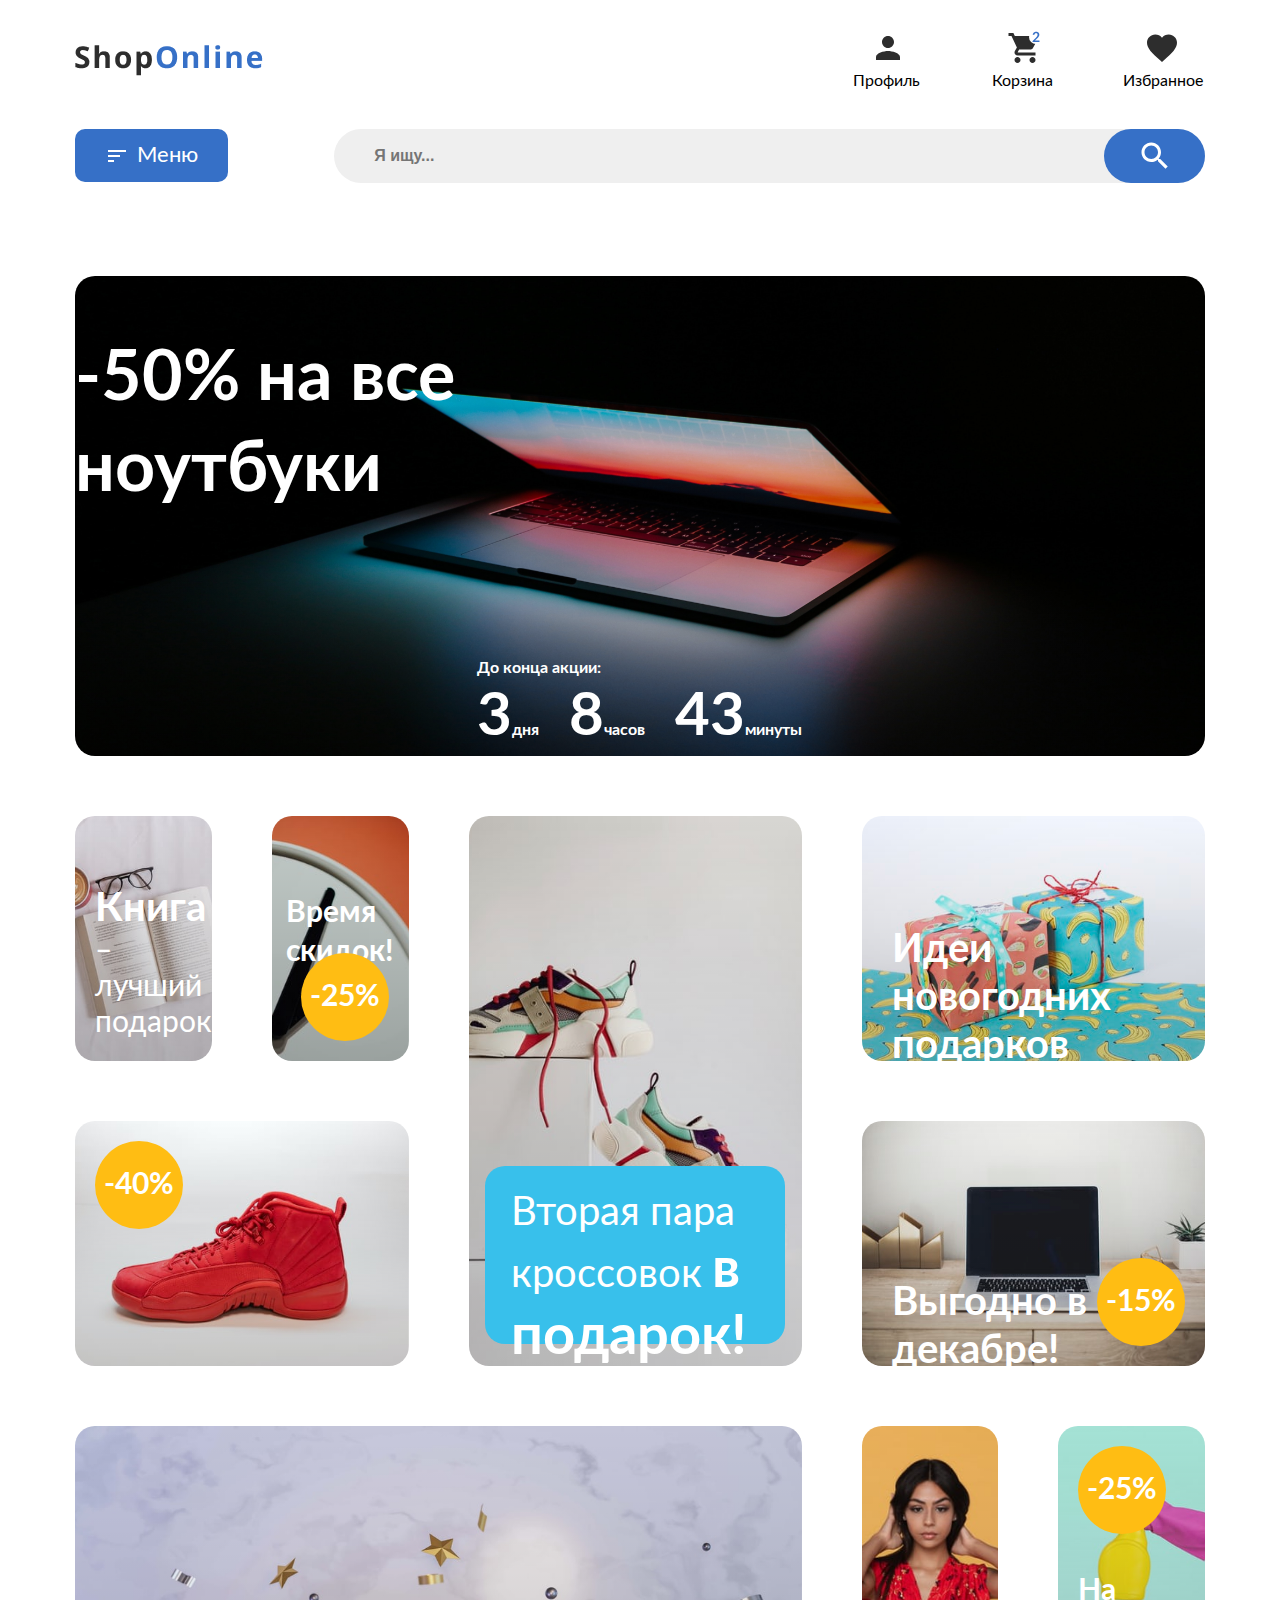
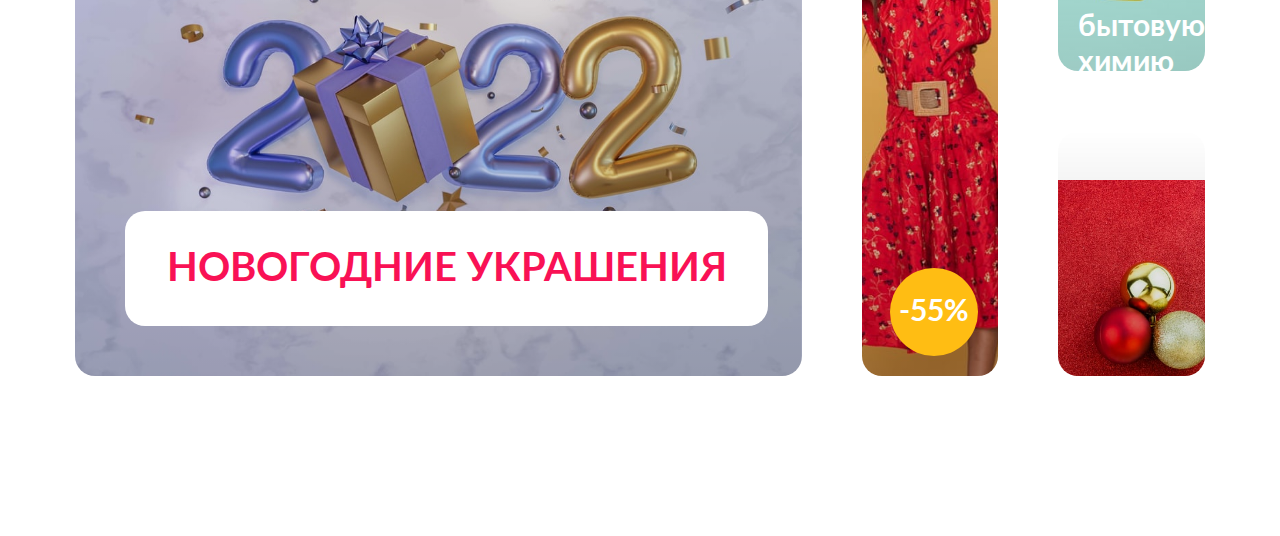
<file: index.html>
<!DOCTYPE html>
<html lang="ru">
  <head>
    <meta charset="UTF-8" />
    <meta name="viewport" content="width=device-width, initial-scale=1.0" />

    <link rel="preconnect" href="https://fonts.googleapis.com" />
    <link rel="preconnect" href="https://fonts.gstatic.com" crossorigin />
    <link
      href="https://fonts.googleapis.com/css2?family=Lato:ital,wght@0,100;0,300;0,400;0,700;0,900;1,100;1,300;1,400;1,700;1,900&family=Roboto:wght@400;700&display=swap"
      rel="stylesheet"
    />

    <link rel="stylesheet" href="style/style.css" />
    <title>ShopOnline</title>
  </head>
  <body>
    <header class="header">
      <div class="container">
        <div class="header__list">
          <div class="header__logo">
            <img class="header__logo-img" src="img/logo.png" alt="logo" />
          </div>
          <div class="header__btn">
            <button class="header__btn-menu">
              <svg
                width="24"
                height="24"
                viewBox="0 0 24 24"
                fill="none"
                xmlns="http://www.w3.org/2000/svg"
              >
                <g clip-path="url(#clip0_8254_14)">
                  <path
                    d="M3 18H9V16H3V18ZM3 6V8H21V6H3ZM3 13H15V11H3V13Z"
                    fill="white"
                  />
                </g>
                <defs>
                  <clipPath id="clip0_8254_14">
                    <rect width="24" height="24" fill="white" />
                  </clipPath>
                </defs>
              </svg>
              Меню
            </button>
          </div>
          <div class="header__search">
            <div class="header__search-wrapper">
              <input
                class="header__search-input"
                type="text"
                placeholder="Я ищу..."
              />
            </div>
          </div>
          <nav class="header__nav">
            <ul class="header__nav-list">
              <li class="header__nav-list-item">
                <a
                  class="header__nav-list-link header__nav-list-profile"
                  href="#"
                  ><span class="header__nav-list-item-none">Профиль</span></a
                >
              </li>
              <li class="header__nav-list-item">
                <a class="header__nav-list-link header__nav-list-cart" href="#"
                  ><span class="header__nav-list-item-none">Корзина</span></a
                >
              </li>
              <li class="header__nav-list-item">
                <a
                  class="header__nav-list-link header__nav-list-favorites"
                  href="#"
                  ><span class="header__nav-list-item-none">Избранное</span></a
                >
              </li>
            </ul>
          </nav>
        </div>
      </div>
    </header>
    <main class="main">
      <section class="content">
        <div class="container">
          <div class="content__wrapper">
            <div class="content__banner">
                <h1 class="content__banner-title">-50% на все ноутбуки</h1>
                <div class="content__banner-timer">
                  <p class="content__banner-timer-text">До конца акции:</p>
                  <p class="content__banner-timer-date">
                    <span class="content__banner-timer-number">3</span
                    >дня
                  </p>
                  <p class="content__banner-timer-hour">
                    <span class="content__banner-timer-number">8</span
                    >часов
                  </p>
                  <p class="content__bannertimer-min">
                    <span class="content__banner-timer-number">43</span
                    >минуты
                  </p>
              </div>
            </div>

            <ul class="content__pictures">
              <li class="content__pictures-item content__pictures-book">
                <span class="content__pictures-text-big">Книга</span> – лучший подарок
              </li>
              <li class="content__pictures-item content__pictures-watch">
                Время скидок!
              </li>
              <li
                class="content__pictures-item content__pictures-shoe-red"
              ></li>
              <li class="content__pictures-item content__pictures-shoes">
                <div class="content__pictures-shoes-text">
                  Вторая пара кроссовок
                  <span class="content__pictures-shoes-big">в подарок!</span>
                </div>
              </li>
              <li class="content__pictures-item content__pictures-presents">
                <p class="content__pictures-presents-text">
                  Идеи новогодних подарков
                </p>
              </li>
              <li class="content__pictures-item content__pictures-laptop">
                Выгодно в декабре!
              </li>
              <li class="content__pictures-item content__pictures-date">
                <div class="content__pictures-date-text">
                  Новогодние украшения
                </div>
              </li>
              <li class="content__pictures-item content__pictures-girl"></li>
              <li class="content__pictures-item content__pictures-spray">
                На бытовую химию
              </li>
              <li class="content__pictures-item content__pictures-balls"></li>
            </ul>
          </div>
        </div>
      </section>
    </main>
  </body>
</html>
</file>
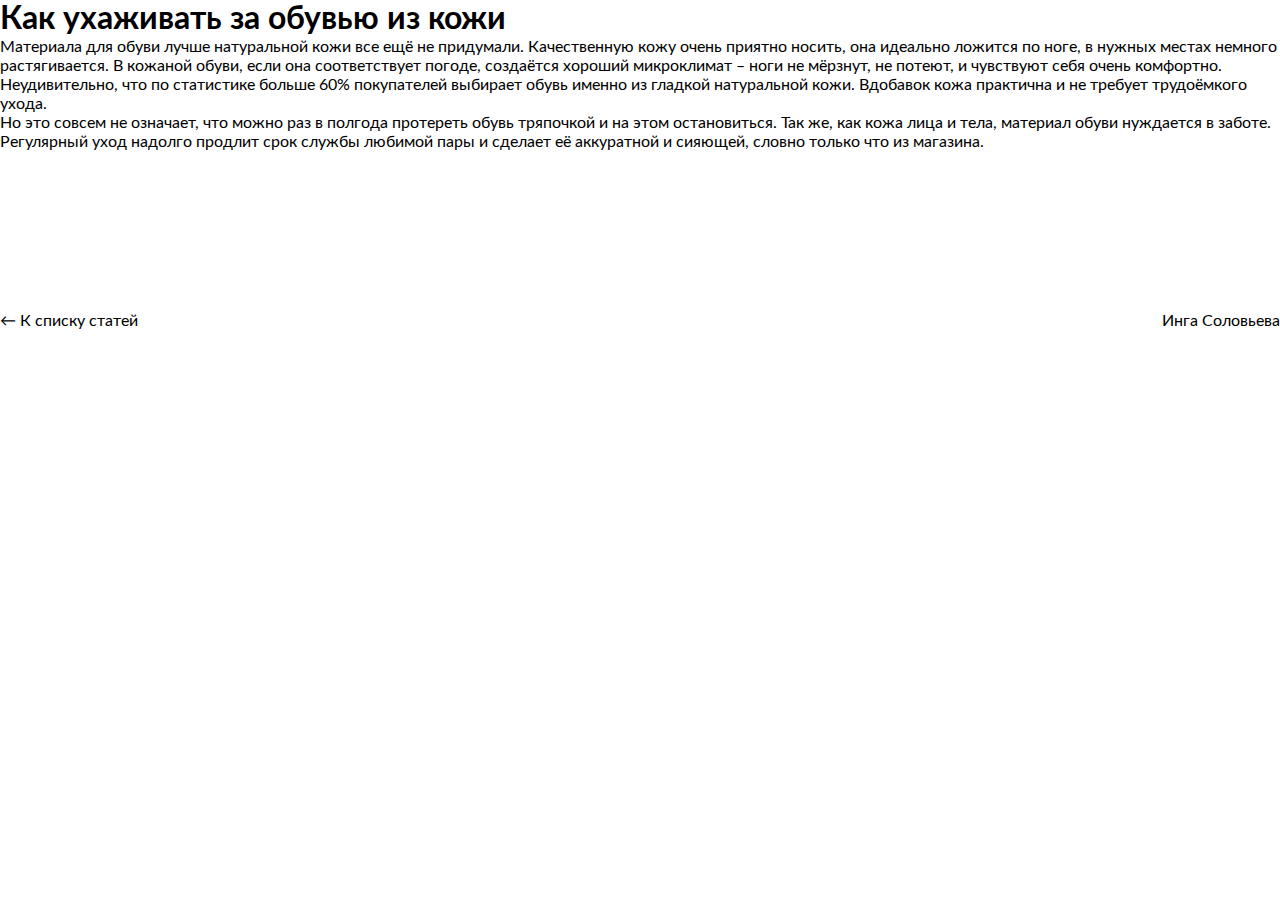
<file: article.html>
<!DOCTYPE html>
<html lang="ru">
  <head>
    <meta charset="UTF-8" />
    <meta name="viewport" content="width=device-width, initial-scale=1.0" />
    
    <link rel="preload" href="fonts/lato-bold.woff" as="font" type="font/woff" crossorigin>
    <link rel="preload" href="fonts/lato-bold.woff2" as="font" type="font/woff2" crossorigin>
    <link rel="preload" href="fonts/lato-regular.woff" as="font" type="font/woff" crossorigin>
    <link rel="preload" href="fonts/lato-regular.woff2" as="font" type="font/woff2" crossorigin>

    <link rel="stylesheet" href="style/style.css" />

    <title>Уход за обувью</title>
  </head>
  <body>
    <h1>Как ухаживать за обувью из кожи</h1>

    <section>
      <p>
        Материала для обуви лучше натуральной кожи все ещё не придумали.
        Качественную кожу очень приятно носить, она идеально ложится по ноге, в
        нужных местах немного растягивается. В кожаной обуви, если она
        соответствует погоде, создаётся хороший микроклимат – ноги не мёрзнут,
        не потеют, и чувствуют себя очень комфортно. Неудивительно, что по
        статистике больше 60% покупателей выбирает обувь именно из гладкой
        натуральной кожи. Вдобавок кожа практична и не требует трудоёмкого
        ухода.
      </p>

      <p>
        Но это совсем не означает, что можно раз в полгода протереть обувь
        тряпочкой и на этом остановиться. Так же, как кожа лица и тела, материал
        обуви нуждается в заботе. Регулярный уход надолго продлит срок службы
        любимой пары и сделает её аккуратной и сияющей, словно только что из
        магазина.
      </p>
    </section>

    <div>
      <a href="#">&larr; К списку статей</a>

      <div class="writer-name">Инга Соловьева</div>
    </div>
  </body>
</html>
</file>
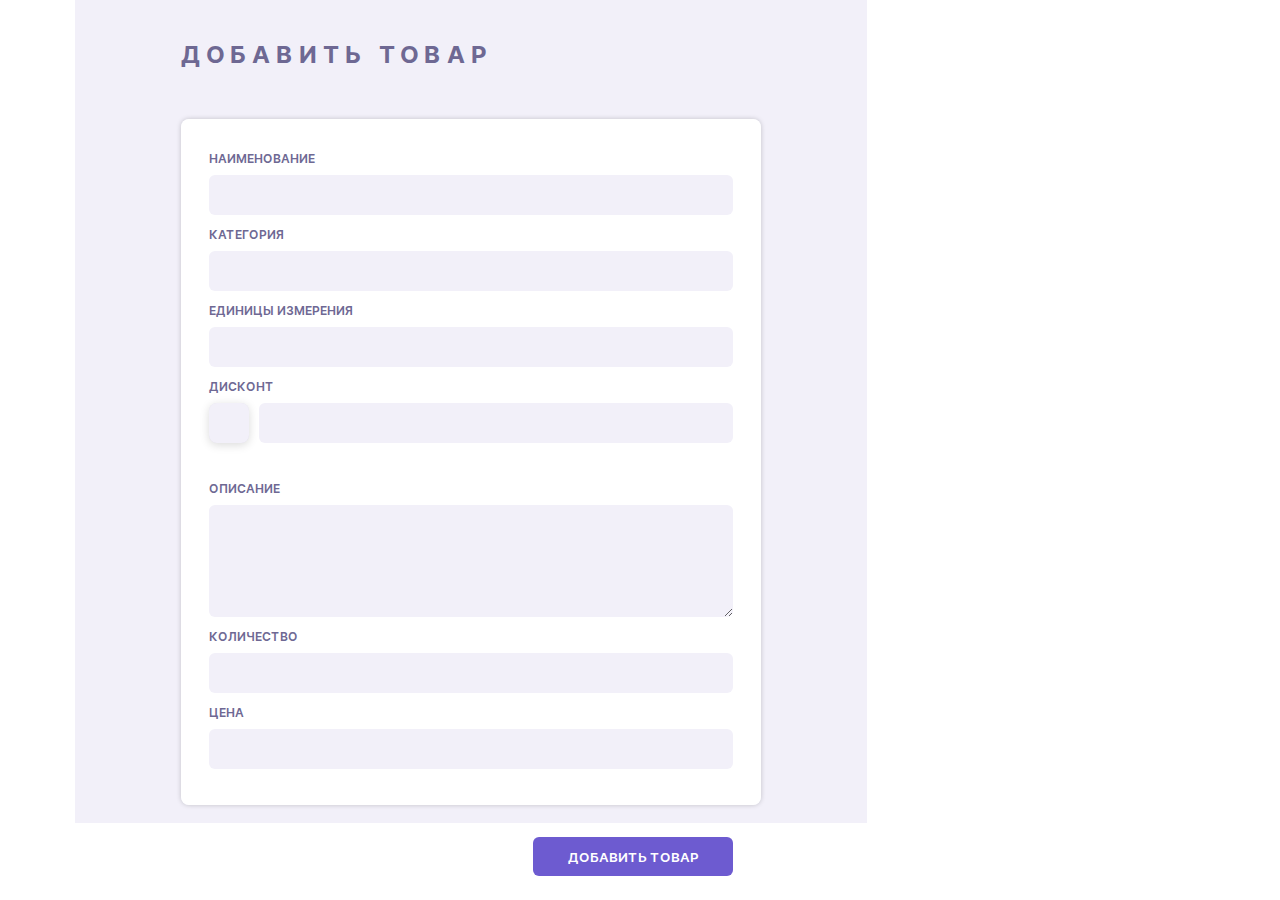
<file: crm.html>
<!DOCTYPE html>
<html lang="ru">
  <head>
    <meta charset="UTF-8" />
    <meta name="viewport" content="width=device-width, initial-scale=1.0" />

    <link rel="stylesheet" href="style/style.css" />

    <title>CRM-ShopOnline</title>
  </head>
  <body>
    <main class="main">
      <div class="container">
        <div class="form">
          <form
          class="form__list"
          action="https://jsonplaceholder.typicode.com/posts"
          method="post"
        >
          <fieldset>
            <h1 class="form__title">Добавить товар</h1>
  
            <fieldset class="form__fieldset">
              <fieldset>
                <label class="form__input-name" for="name">Наименование</label>
                <br />
                <input class="form__input" type="text" name="name" id="name" />
              </fieldset>
  
              <fieldset>
                <label class="form__input-name" for="category">Категория</label>
                <br />
                <input
                  class="form__input"
                  type="text"
                  name="category"
                  id="category"
                />
              </fieldset>
  
              <fieldset>
                <label class="form__input-name" for="units"
                  >Единицы измерения</label
                >
                <br />
                <input class="form__input" type="text" name="units" id="units" />
              </fieldset>
  
              <fieldset>
                <label class="form__input-name" for="discount">Дисконт</label>
                <br />
                <label class="form__discount"
                  ><input
                    class="form__checkbox"
                    type="checkbox"
                    id="checkbox-discount" />
                  <input
                    class="form__input form__discount-input"
                    type="text"
                    disabled
                /></label>
              </fieldset>
  
              <fieldset>
                <label class="form__input-name" for="description">Описание</label>
                <br />
                <textarea
                  class="form__input form__description"
                  name="description"
                  id="description"
                ></textarea>
              </fieldset>
  
              <fieldset>
                <label class="form__input-name" for="count">Количество</label>
                <br />
                <input
                  class="form__input"
                  type="number"
                  name="count"
                  id="count"
                />
              </fieldset>
  
              <fieldset>
                <label class="form__input-name" for="price">Цена</label>
                <br />
                <input
                  class="form__input"
                  type="number"
                  name="price"
                  id="price"
                />
              </fieldset>
            </fieldset>
  
            <fieldset>
              <p>
                <button class="btn-add">Добавить товар</button>
              </p>
            </fieldset>
          </fieldset>
        </form>
        </div>
      </div>
    </main>
  </body>
</html>
</file>
<file: style/style.css>
@import url(global_style.css);
@import url(article.css);
@import url(fonts.css);
@import url(crm.css);
@import url(input_discount.css);
@import url(index.css);
@import url(content.css);
</file>
